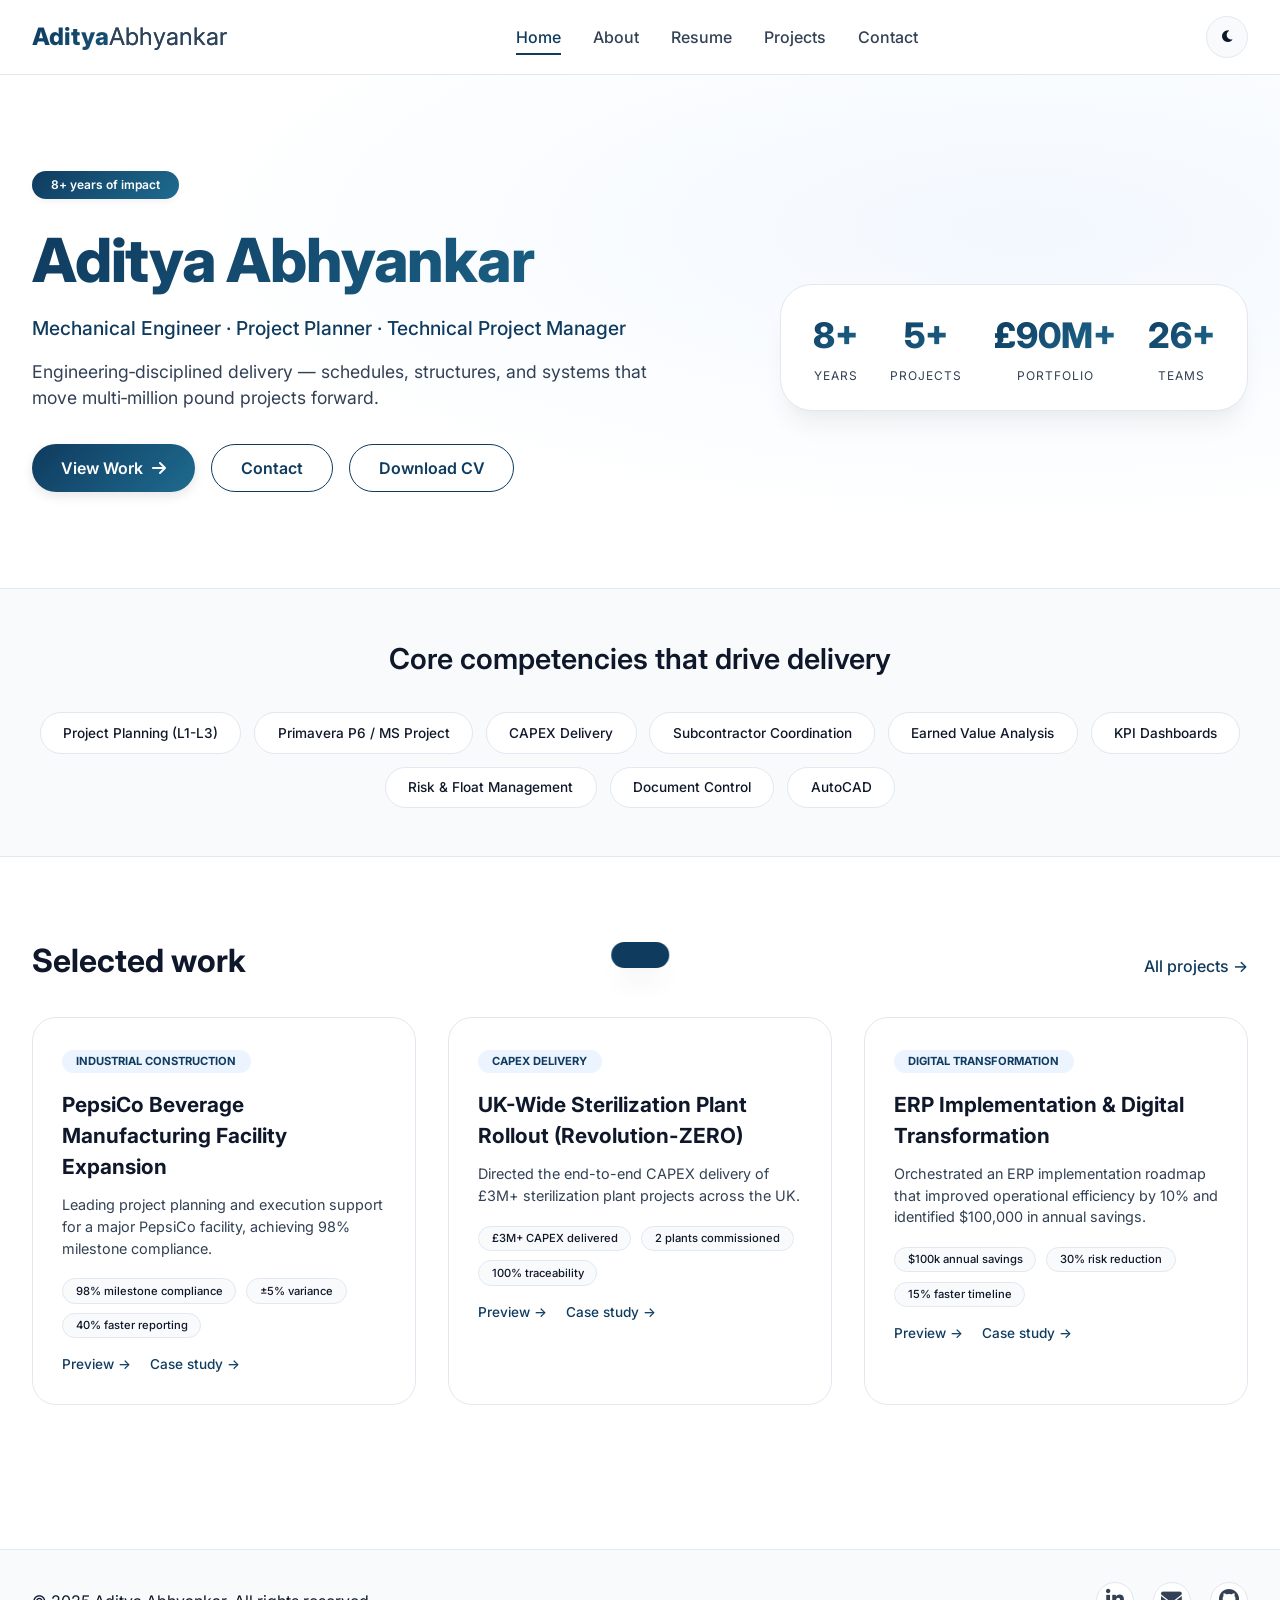
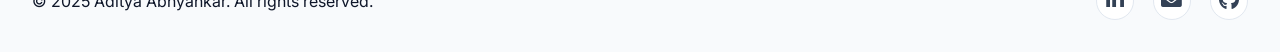
<file: index.html>
<!DOCTYPE html>
<html lang="en">
<head>
  <meta charset="UTF-8">
  <meta name="viewport" content="width=device-width, initial-scale=1.0, viewport-fit=cover">
  <title>Aditya Abhyankar | Mechanical Engineer & Project Manager</title>
  <link href="https://fonts.googleapis.com/css2?family=Inter:opsz,wght@14..32,300;400;500;600;700;800&display=swap" rel="stylesheet">
  <link rel="stylesheet" href="https://cdnjs.cloudflare.com/ajax/libs/font-awesome/6.0.0-beta3/css/all.min.css">
  <link rel="stylesheet" href="css/style.css">
  <script src="js/script.js" defer></script>
</head>
<body>
  <div class="cursor-glow"></div>
  <header class="navbar">
    <div class="container nav-container">
      <a href="index.html" class="logo">Aditya<span>Abhyankar</span></a>
      <nav class="nav-links">
        <a href="index.html" class="nav-link active">Home</a>
        <a href="about.html" class="nav-link">About</a>
        <a href="resume.html" class="nav-link">Resume</a>
        <a href="projects.html" class="nav-link">Projects</a>
        <a href="contact.html" class="nav-link">Contact</a>
      </nav>
      <button class="theme-toggle" id="darkModeToggle" aria-label="Theme"><i class="fas fa-moon"></i><i class="fas fa-sun"></i></button>
    </div>
  </header>

  <main>
    <section class="hero">
      <div class="container hero-wrapper">
        <div class="hero-content fade-up">
          <span class="hero-badge">8+ years of impact</span>
          <h1>Aditya Abhyankar</h1>
          <p class="hero-titles">Mechanical Engineer · Project Planner · Technical Project Manager</p>
          <p class="hero-description">Engineering‑disciplined delivery — schedules, structures, and systems that move multi‑million pound projects forward.</p>
          <div class="hero-buttons">
            <a href="projects.html" class="btn btn-primary">View Work <i class="fas fa-arrow-right"></i></a>
            <a href="contact.html" class="btn btn-outline">Contact</a>
            <a href="assets/Aditya_Abhyankar_CV.pdf" class="btn btn-outline" download>Download CV</a>
          </div>
        </div>
        <div class="hero-stats fade-up delay-1">
          <div class="stat-card"><span class="stat-number">8+</span><span class="stat-label">Years</span></div>
          <div class="stat-card"><span class="stat-number">5+</span><span class="stat-label">Projects</span></div>
          <div class="stat-card"><span class="stat-number">£90M+</span><span class="stat-label">Portfolio</span></div>
          <div class="stat-card"><span class="stat-number">26+</span><span class="stat-label">Teams</span></div>
        </div>
      </div>
    </section>

    <section class="competencies">
      <div class="container">
        <h2 class="fade-up">Core competencies that drive delivery</h2>
        <div class="competency-grid fade-up delay-1">
          <span>Project Planning (L1-L3)</span><span>Primavera P6 / MS Project</span><span>CAPEX Delivery</span>
          <span>Subcontractor Coordination</span><span>Earned Value Analysis</span><span>KPI Dashboards</span>
          <span>Risk & Float Management</span><span>Document Control</span><span>AutoCAD</span>
        </div>
      </div>
    </section>

    <section class="featured">
      <div class="container">
        <div class="section-header fade-up">
          <h2>Selected work</h2>
          <a href="projects.html" class="btn-text">All projects →</a>
        </div>
        <div class="projects-grid" id="featuredProjectsGrid"></div>
      </div>
    </section>
  </main>

  <footer class="footer">
    <div class="container footer-inner">
      <p>© 2025 Aditya Abhyankar. All rights reserved.</p>
      <div class="social-links">
        <a href="https://www.linkedin.com/in/aditya-abhyankar-249370194" target="_blank" class="social-icon"><i class="fab fa-linkedin-in"></i></a>
        <a href="mailto:Aditya.abhyankar22@gmail.com" class="social-icon"><i class="fas fa-envelope"></i></a>
        <a href="#" class="social-icon"><i class="fab fa-github"></i></a>
      </div>
    </div>
  </footer>

  <div id="toast" class="toast"></div>
  <div id="modal" class="modal"><div class="modal-content"><span class="modal-close">&times;</span><div id="modal-body"></div></div></div>
  <button id="scrollTopBtn" class="scroll-top"><i class="fas fa-chevron-up"></i></button>
</body>
</html>
</file>
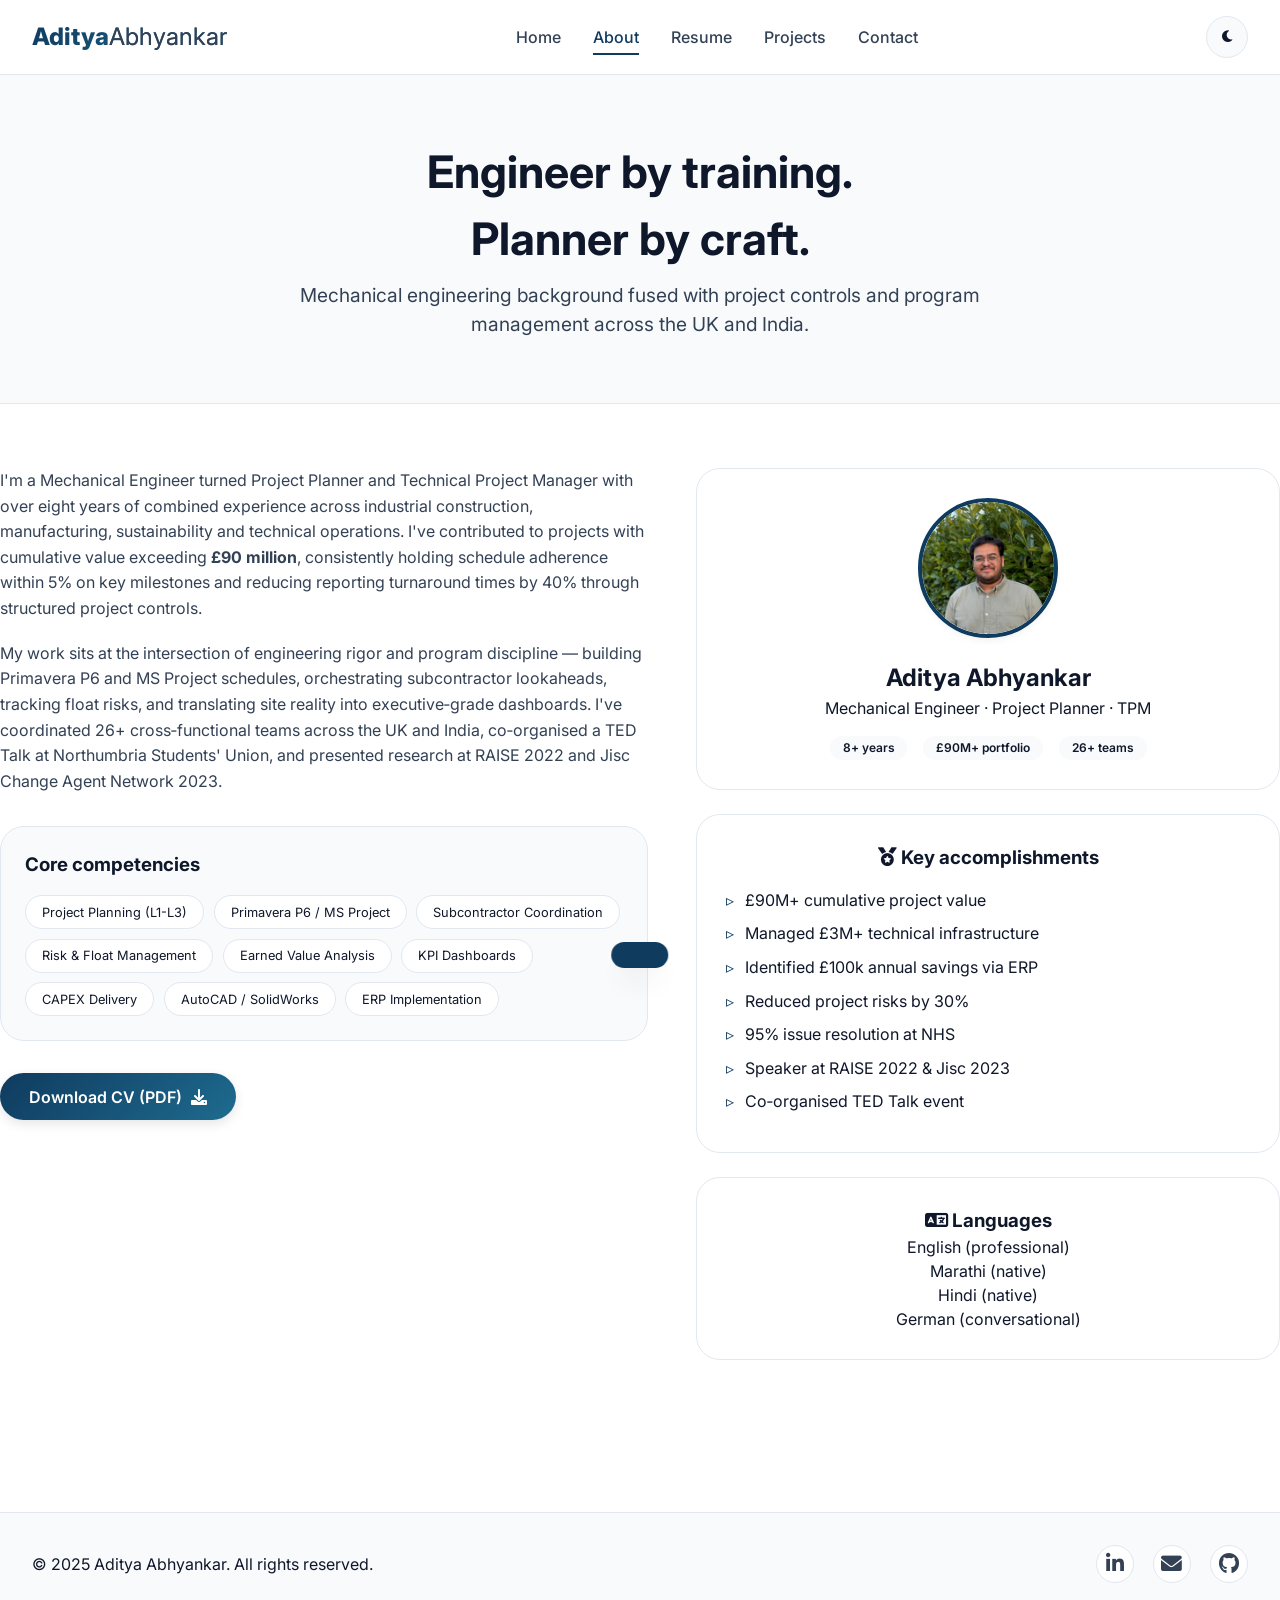
<file: about.html>
<!DOCTYPE html>
<html lang="en">
<head>
  <meta charset="UTF-8">
  <meta name="viewport" content="width=device-width, initial-scale=1.0">
  <title>About | Aditya Abhyankar</title>
  <link href="https://fonts.googleapis.com/css2?family=Inter:opsz,wght@14..32,300;400;500;600;700;800&display=swap" rel="stylesheet">
  <link rel="stylesheet" href="https://cdnjs.cloudflare.com/ajax/libs/font-awesome/6.0.0-beta3/css/all.min.css">
  <link rel="stylesheet" href="css/style.css">
  <script src="js/script.js" defer></script>
</head>
<body>
  <div class="cursor-glow"></div>
  <header class="navbar">
    <div class="container nav-container">
      <a href="index.html" class="logo">Aditya<span>Abhyankar</span></a>
      <nav class="nav-links">
        <a href="index.html" class="nav-link">Home</a>
        <a href="about.html" class="nav-link active">About</a>
        <a href="resume.html" class="nav-link">Resume</a>
        <a href="projects.html" class="nav-link">Projects</a>
        <a href="contact.html" class="nav-link">Contact</a>
      </nav>
      <button class="theme-toggle" id="darkModeToggle"><i class="fas fa-moon"></i><i class="fas fa-sun"></i></button>
    </div>
  </header>

  <main>
    <section class="page-hero">
      <div class="container">
        <h1 class="fade-up">Engineer by training.<br>Planner by craft.</h1>
        <p class="lead fade-up delay-1">Mechanical engineering background fused with project controls and program management across the UK and India.</p>
      </div>
    </section>

    <section class="about-content">
      <div class="container about-grid">
        <div class="about-text fade-up">
          <p>I'm a Mechanical Engineer turned Project Planner and Technical Project Manager with over eight years of combined experience across industrial construction, manufacturing, sustainability and technical operations. I've contributed to projects with cumulative value exceeding <strong>£90 million</strong>, consistently holding schedule adherence within 5% on key milestones and reducing reporting turnaround times by 40% through structured project controls.</p>
          <p>My work sits at the intersection of engineering rigor and program discipline — building Primavera P6 and MS Project schedules, orchestrating subcontractor lookaheads, tracking float risks, and translating site reality into executive‑grade dashboards. I've coordinated 26+ cross‑functional teams across the UK and India, co‑organised a TED Talk at Northumbria Students' Union, and presented research at RAISE 2022 and Jisc Change Agent Network 2023.</p>
          <div class="core-box">
            <h3>Core competencies</h3>
            <div class="tag-group">
              <span>Project Planning (L1-L3)</span><span>Primavera P6 / MS Project</span><span>Subcontractor Coordination</span>
              <span>Risk & Float Management</span><span>Earned Value Analysis</span><span>KPI Dashboards</span>
              <span>CAPEX Delivery</span><span>AutoCAD / SolidWorks</span><span>ERP Implementation</span>
            </div>
          </div>
          <a href="assets/Aditya_Abhyankar_CV.pdf" class="btn btn-primary" download>Download CV (PDF) <i class="fas fa-download"></i></a>
        </div>
        <aside class="about-sidebar fade-up delay-1">
          <div class="profile-card">
            <img src="assets/profile.jpeg" alt="Aditya Abhyankar" class="profile-img" onerror="this.src='https://placehold.co/300x300?text=Photo'">
            <h2>Aditya Abhyankar</h2>
            <p>Mechanical Engineer · Project Planner · TPM</p>
            <div class="profile-meta"><span>8+ years</span><span>£90M+ portfolio</span><span>26+ teams</span></div>
          </div>
          <div class="accomplishment-card">
            <h3><i class="fas fa-medal"></i> Key accomplishments</h3>
            <ul>
              <li>£90M+ cumulative project value</li>
              <li>Managed £3M+ technical infrastructure</li>
              <li>Identified £100k annual savings via ERP</li>
              <li>Reduced project risks by 30%</li>
              <li>95% issue resolution at NHS</li>
              <li>Speaker at RAISE 2022 & Jisc 2023</li>
              <li>Co‑organised TED Talk event</li>
            </ul>
          </div>
          <div class="language-card">
            <h3><i class="fas fa-language"></i> Languages</h3>
            <p>English (professional)<br>Marathi (native)<br>Hindi (native)<br>German (conversational)</p>
          </div>
        </aside>
      </div>
    </section>
  </main>

  <footer class="footer">
    <div class="container footer-inner">
      <p>© 2025 Aditya Abhyankar. All rights reserved.</p>
      <div class="social-links">
        <a href="https://www.linkedin.com/in/aditya-abhyankar-249370194" target="_blank" class="social-icon"><i class="fab fa-linkedin-in"></i></a>
        <a href="mailto:Aditya.abhyankar22@gmail.com" class="social-icon"><i class="fas fa-envelope"></i></a>
        <a href="#" class="social-icon"><i class="fab fa-github"></i></a>
      </div>
    </div>
  </footer>

  <div id="toast" class="toast"></div>
  <div id="modal" class="modal"><div class="modal-content"><span class="modal-close">&times;</span><div id="modal-body"></div></div></div>
  <button id="scrollTopBtn" class="scroll-top"><i class="fas fa-chevron-up"></i></button>
</body>
</html>
</file>
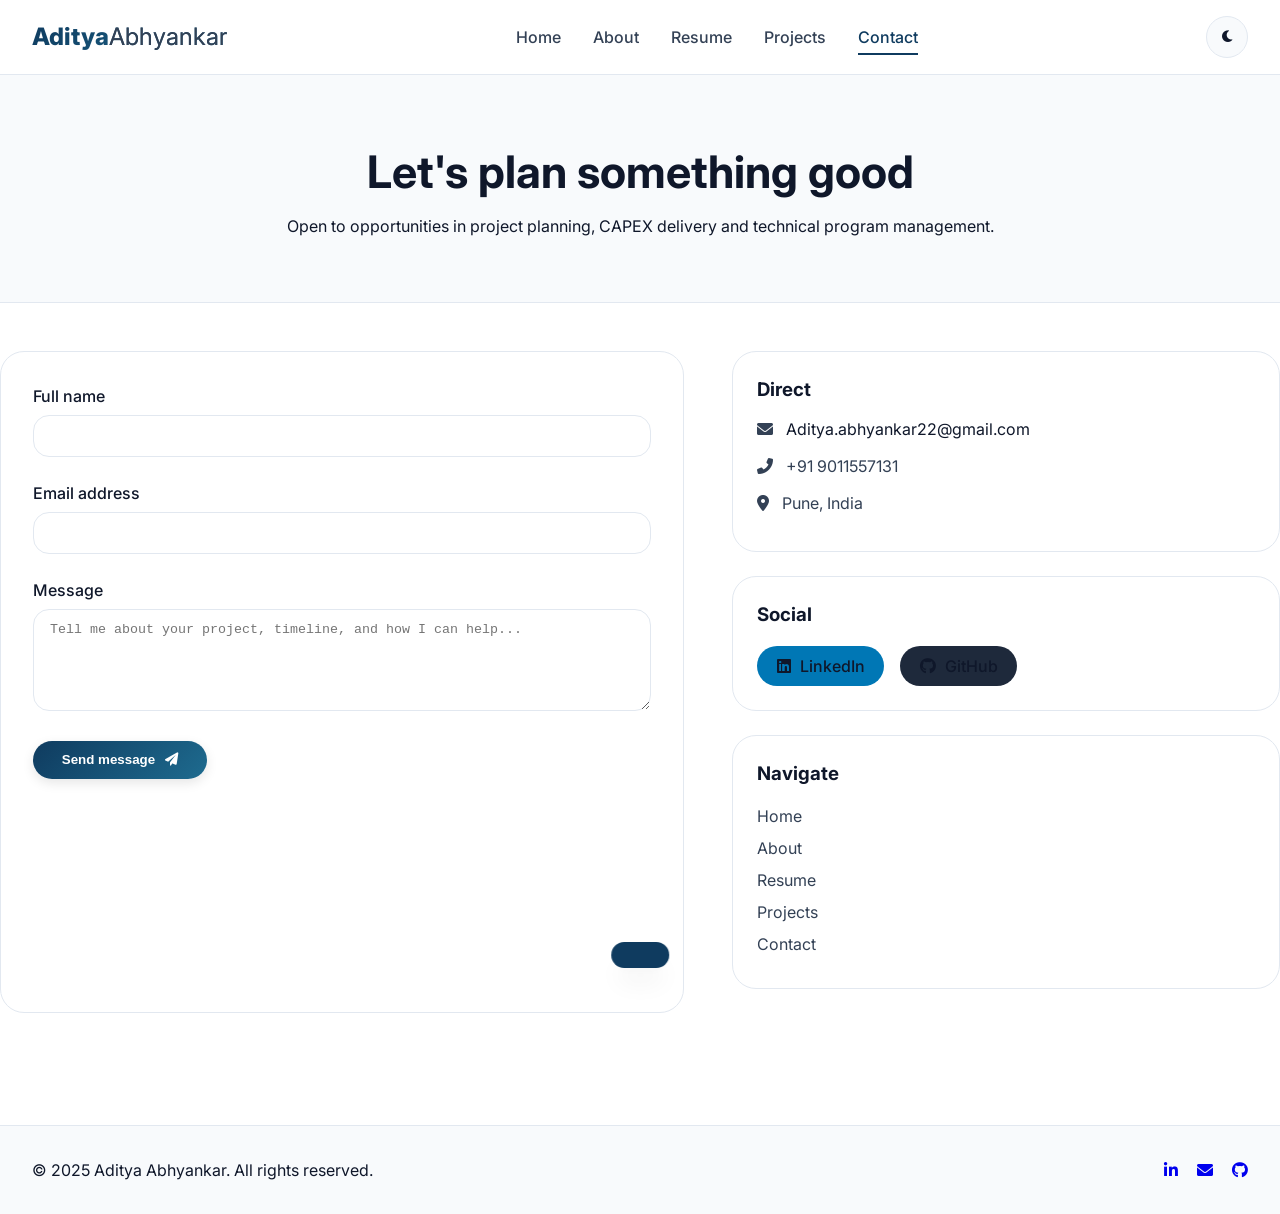
<file: contact.html>
<!DOCTYPE html>
<html lang="en">
<head>
  <meta charset="UTF-8">
  <meta name="viewport" content="width=device-width, initial-scale=1.0">
  <title>Contact | Aditya Abhyankar</title>
  <link href="https://fonts.googleapis.com/css2?family=Inter:opsz,wght@14..32,300;400;500;600;700;800&display=swap" rel="stylesheet">
  <link rel="stylesheet" href="https://cdnjs.cloudflare.com/ajax/libs/font-awesome/6.0.0-beta3/css/all.min.css">
  <link rel="stylesheet" href="css/style.css">
  <script src="js/script.js" defer></script>
</head>
<body>
  <header class="navbar">
    <div class="container nav-container">
      <a href="index.html" class="logo">Aditya<span>Abhyankar</span></a>
      <nav class="nav-links">
        <a href="index.html" class="nav-link">Home</a>
        <a href="about.html" class="nav-link">About</a>
        <a href="resume.html" class="nav-link">Resume</a>
        <a href="projects.html" class="nav-link">Projects</a>
        <a href="contact.html" class="nav-link active">Contact</a>
      </nav>
      <button class="theme-toggle" id="darkModeToggle"><i class="fas fa-moon"></i><i class="fas fa-sun"></i></button>
    </div>
  </header>

  <main>
    <section class="page-hero">
      <div class="container">
        <h1>Let's plan something good</h1>
        <p>Open to opportunities in project planning, CAPEX delivery and technical program management.</p>
      </div>
    </section>

    <section class="contact-section container">
      <div class="contact-grid">
        <div class="contact-form-card">
          <form id="contactForm" action="https://api.web3forms.com/submit" method="POST">
            <input type="hidden" name="access_key" value="e556db48-9042-4daa-9ee9-b294963e883f">
            <input type="hidden" name="subject" value="New message from Aditya's Portfolio">
            <input type="hidden" name="from_name" value="Portfolio Contact">
            <input type="hidden" name="replyto" id="replyto-field">
            <input type="checkbox" name="botcheck" style="display: none;">
            <div class="input-group"><label>Full name</label><input type="text" name="name" required></div>
            <div class="input-group"><label>Email address</label><input type="email" name="email" id="email" required></div>
            <div class="input-group"><label>Message</label><textarea name="message" rows="5" required placeholder="Tell me about your project, timeline, and how I can help..."></textarea></div>
            <button type="submit" class="btn btn-primary" id="submitBtn">Send message <i class="fas fa-paper-plane"></i></button>
          </form>
        </div>
        <div class="contact-info">
          <div class="info-card"><h3>Direct</h3><p><i class="fas fa-envelope"></i> <a href="mailto:Aditya.abhyankar22@gmail.com">Aditya.abhyankar22@gmail.com</a></p><p><i class="fas fa-phone-alt"></i> +91 9011557131</p><p><i class="fas fa-map-marker-alt"></i> Pune, India</p></div>
          <div class="info-card"><h3>Social</h3><div class="social-row"><a href="https://www.linkedin.com/in/aditya-abhyankar-249370194" target="_blank" class="social-link linkedin"><i class="fab fa-linkedin"></i> LinkedIn</a><a href="#" class="social-link github"><i class="fab fa-github"></i> GitHub</a></div></div>
          <div class="info-card"><h3>Navigate</h3><ul class="footer-nav"><li><a href="index.html">Home</a></li><li><a href="about.html">About</a></li><li><a href="resume.html">Resume</a></li><li><a href="projects.html">Projects</a></li><li><a href="contact.html">Contact</a></li></ul></div>
        </div>
      </div>
    </section>
  </main>

  <footer class="footer"><div class="container footer-inner"><p>© 2025 Aditya Abhyankar. All rights reserved.</p><div class="social-links"><a href="https://www.linkedin.com/in/aditya-abhyankar-249370194" target="_blank"><i class="fab fa-linkedin-in"></i></a><a href="mailto:Aditya.abhyankar22@gmail.com"><i class="fas fa-envelope"></i></a><a href="#"><i class="fab fa-github"></i></a></div></div></footer>
  <div id="toast" class="toast"></div><div id="modal" class="modal"><div class="modal-content"><span class="modal-close">&times;</span><div id="modal-body"></div></div></div><button id="scrollTopBtn" class="scroll-top"><i class="fas fa-chevron-up"></i></button>
</body>
</html>
</file>
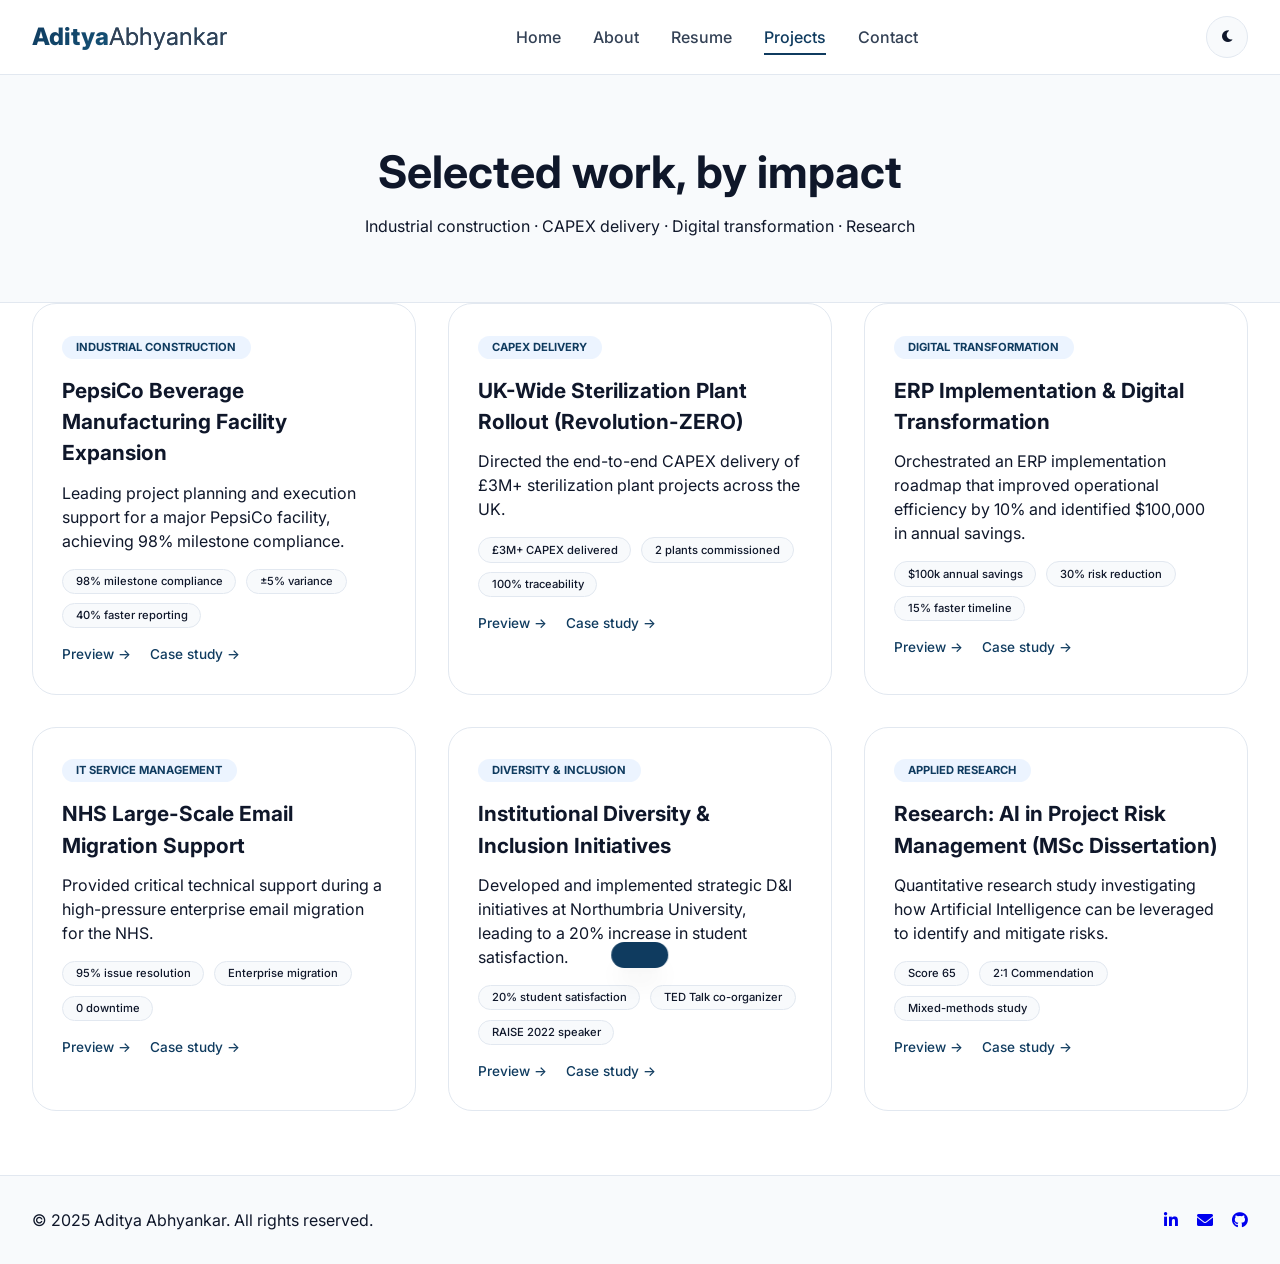
<file: projects.html>
<!DOCTYPE html>
<html lang="en">
<head>
  <meta charset="UTF-8">
  <meta name="viewport" content="width=device-width, initial-scale=1.0">
  <title>Projects | Aditya Abhyankar</title>
  <link href="https://fonts.googleapis.com/css2?family=Inter:opsz,wght@14..32,300;400;500;600;700;800&display=swap" rel="stylesheet">
  <link rel="stylesheet" href="https://cdnjs.cloudflare.com/ajax/libs/font-awesome/6.0.0-beta3/css/all.min.css">
  <link rel="stylesheet" href="css/style.css">
  <script src="js/script.js" defer></script>
</head>
<body>
  <header class="navbar">
    <div class="container nav-container">
      <a href="index.html" class="logo">Aditya<span>Abhyankar</span></a>
      <nav class="nav-links">
        <a href="index.html" class="nav-link">Home</a>
        <a href="about.html" class="nav-link">About</a>
        <a href="resume.html" class="nav-link">Resume</a>
        <a href="projects.html" class="nav-link active">Projects</a>
        <a href="contact.html" class="nav-link">Contact</a>
      </nav>
      <button class="theme-toggle" id="darkModeToggle"><i class="fas fa-moon"></i><i class="fas fa-sun"></i></button>
    </div>
  </header>

  <main>
    <section class="page-hero">
      <div class="container">
        <h1>Selected work, by impact</h1>
        <p>Industrial construction · CAPEX delivery · Digital transformation · Research</p>
      </div>
    </section>

    <section class="projects-section container">
      <div class="projects-full-grid" id="projectsFullGrid"></div>
    </section>
  </main>

  <footer class="footer"><div class="container footer-inner"><p>© 2025 Aditya Abhyankar. All rights reserved.</p><div class="social-links"><a href="https://www.linkedin.com/in/aditya-abhyankar-249370194" target="_blank"><i class="fab fa-linkedin-in"></i></a><a href="mailto:Aditya.abhyankar22@gmail.com"><i class="fas fa-envelope"></i></a><a href="#"><i class="fab fa-github"></i></a></div></div></footer>
  <div id="toast" class="toast"></div><div id="modal" class="modal"><div class="modal-content"><span class="modal-close">&times;</span><div id="modal-body"></div></div></div><button id="scrollTopBtn" class="scroll-top"><i class="fas fa-chevron-up"></i></button>
</body>
</html>
</file>
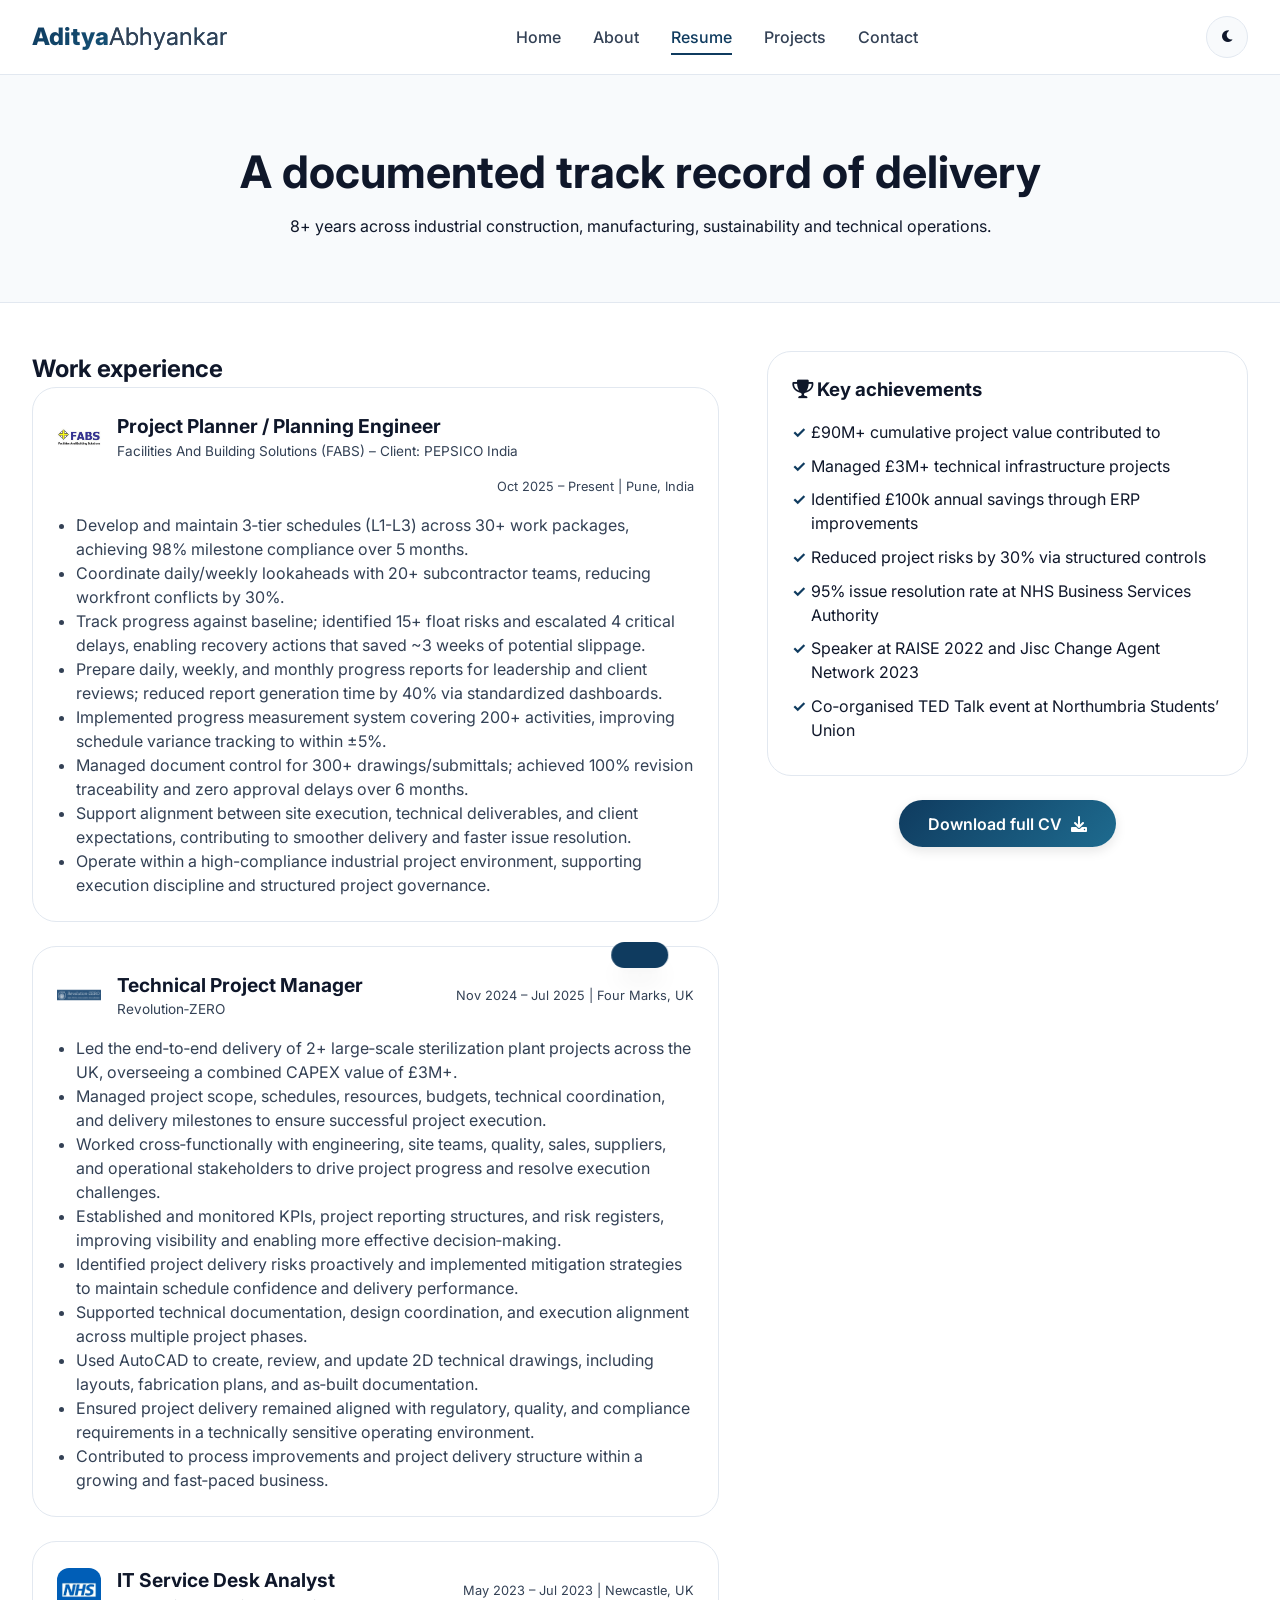
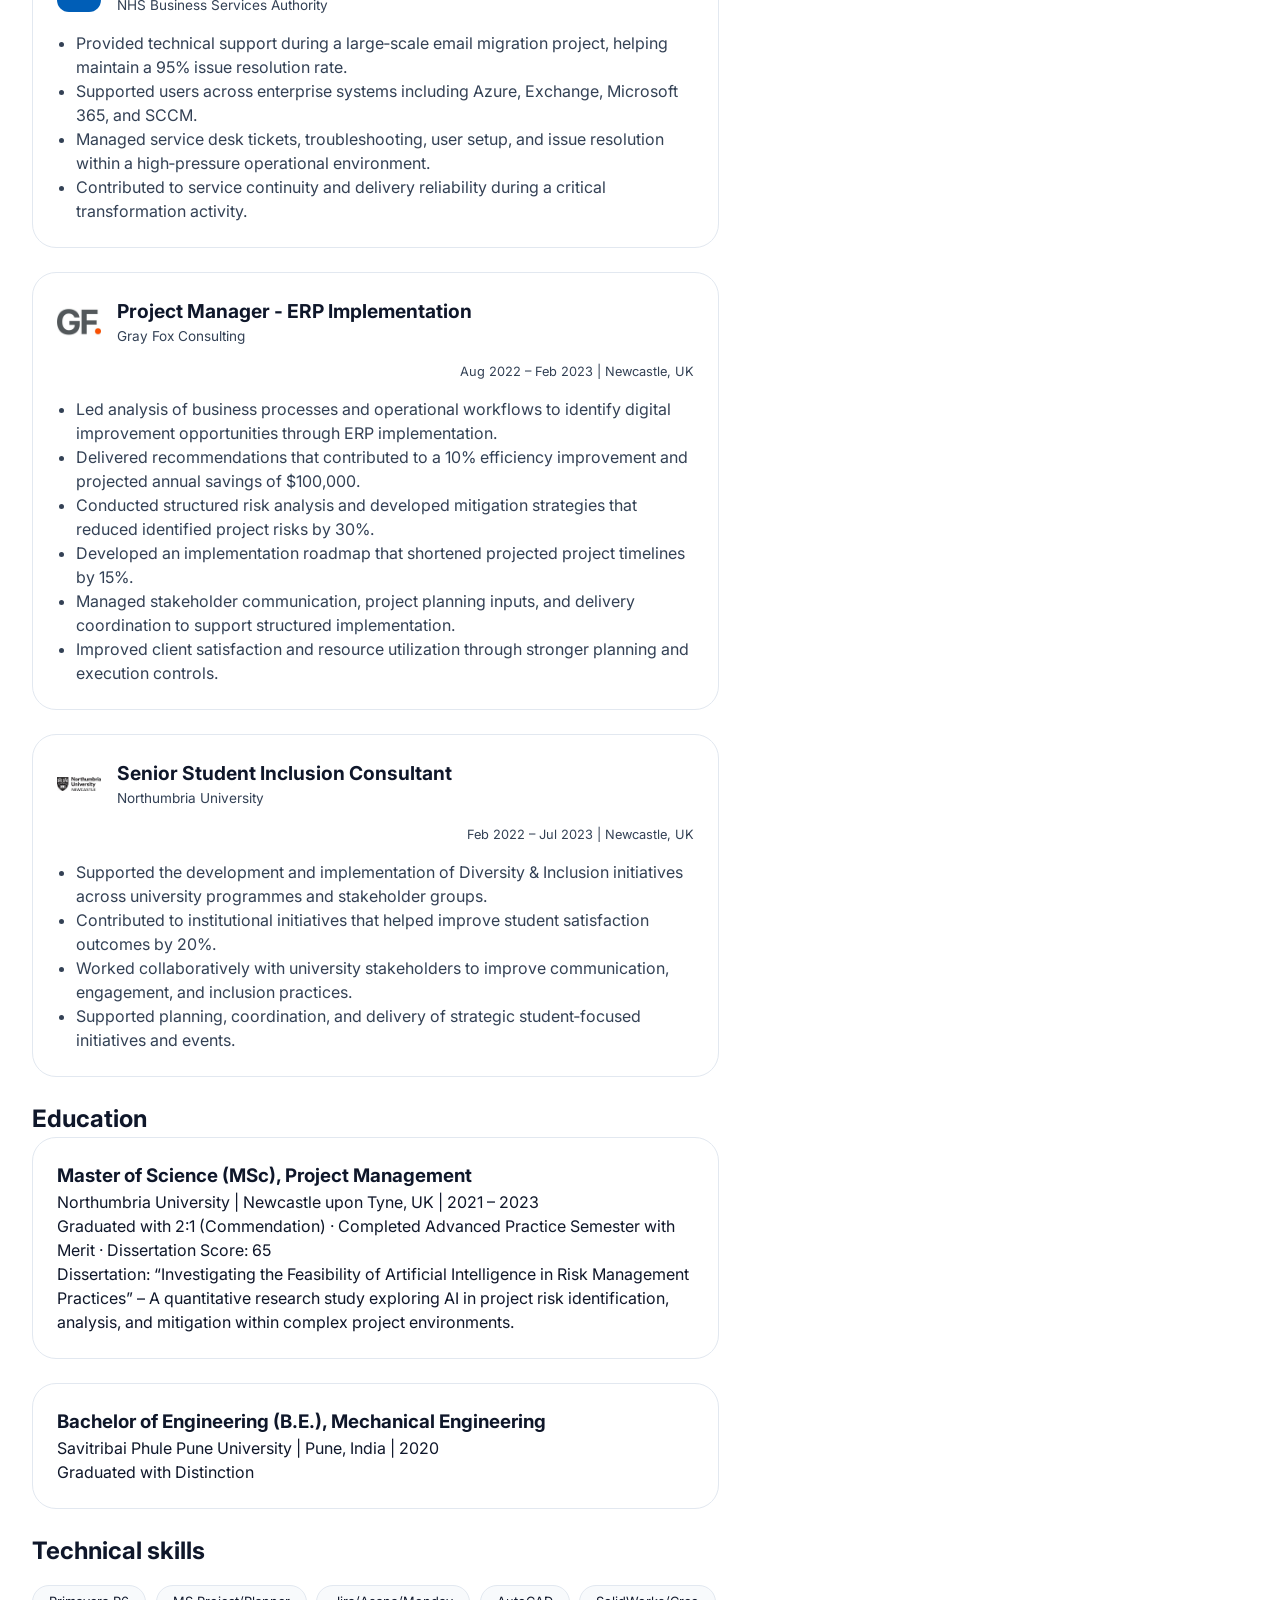
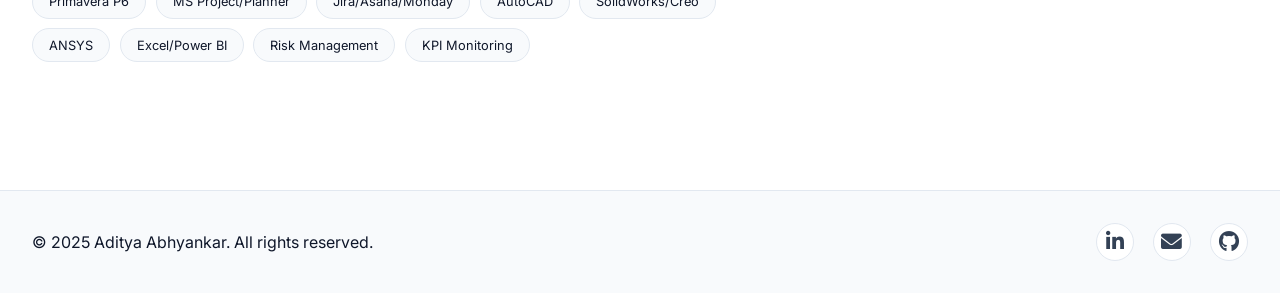
<file: resume.html>
<!DOCTYPE html>
<html lang="en">
<head>
  <meta charset="UTF-8">
  <meta name="viewport" content="width=device-width, initial-scale=1.0">
  <title>Resume | Aditya Abhyankar</title>
  <link href="https://fonts.googleapis.com/css2?family=Inter:opsz,wght@14..32,300;400;500;600;700;800&display=swap" rel="stylesheet">
  <link rel="stylesheet" href="https://cdnjs.cloudflare.com/ajax/libs/font-awesome/6.0.0-beta3/css/all.min.css">
  <link rel="stylesheet" href="css/style.css">
  <script src="js/script.js" defer></script>
</head>
<body>
  <header class="navbar">
    <div class="container nav-container">
      <a href="index.html" class="logo">Aditya<span>Abhyankar</span></a>
      <nav class="nav-links">
        <a href="index.html" class="nav-link">Home</a>
        <a href="about.html" class="nav-link">About</a>
        <a href="resume.html" class="nav-link active">Resume</a>
        <a href="projects.html" class="nav-link">Projects</a>
        <a href="contact.html" class="nav-link">Contact</a>
      </nav>
      <button class="theme-toggle" id="darkModeToggle"><i class="fas fa-moon"></i><i class="fas fa-sun"></i></button>
    </div>
  </header>

  <main>
    <section class="page-hero">
      <div class="container">
        <h1 class="fade-up">A documented track record of delivery</h1>
        <p class="fade-up delay-1">8+ years across industrial construction, manufacturing, sustainability and technical operations.</p>
      </div>
    </section>

    <section class="resume-section container">
      <div class="resume-grid">
        <div class="resume-main">
          <h2 class="fade-up">Work experience</h2>

          <div class="job-card fade-up">
            <div class="job-header">
              <img src="assets/pepsico.webp" alt="PepsiCo" class="company-icon">
              <div>
                <h3>Project Planner / Planning Engineer</h3>
                <span class="company">Facilities And Building Solutions (FABS) – Client: PEPSICO India</span>
              </div>
              <span class="date">Oct 2025 – Present | Pune, India</span>
            </div>
            <ul>
              <li>Develop and maintain 3‑tier schedules (L1-L3) across 30+ work packages, achieving 98% milestone compliance over 5 months.</li>
              <li>Coordinate daily/weekly lookaheads with 20+ subcontractor teams, reducing workfront conflicts by 30%.</li>
              <li>Track progress against baseline; identified 15+ float risks and escalated 4 critical delays, enabling recovery actions that saved ~3 weeks of potential slippage.</li>
              <li>Prepare daily, weekly, and monthly progress reports for leadership and client reviews; reduced report generation time by 40% via standardized dashboards.</li>
              <li>Implemented progress measurement system covering 200+ activities, improving schedule variance tracking to within ±5%.</li>
              <li>Managed document control for 300+ drawings/submittals; achieved 100% revision traceability and zero approval delays over 6 months.</li>
              <li>Support alignment between site execution, technical deliverables, and client expectations, contributing to smoother delivery and faster issue resolution.</li>
              <li>Operate within a high-compliance industrial project environment, supporting execution discipline and structured project governance.</li>
            </ul>
          </div>

          <div class="job-card fade-up">
            <div class="job-header">
              <img src="assets/revolution-zero.png" alt="Revolution-ZERO" class="company-icon">
              <div>
                <h3>Technical Project Manager</h3>
                <span class="company">Revolution‑ZERO</span>
              </div>
              <span class="date">Nov 2024 – Jul 2025 | Four Marks, UK</span>
            </div>
            <ul>
              <li>Led the end‑to‑end delivery of 2+ large‑scale sterilization plant projects across the UK, overseeing a combined CAPEX value of £3M+.</li>
              <li>Managed project scope, schedules, resources, budgets, technical coordination, and delivery milestones to ensure successful project execution.</li>
              <li>Worked cross‑functionally with engineering, site teams, quality, sales, suppliers, and operational stakeholders to drive project progress and resolve execution challenges.</li>
              <li>Established and monitored KPIs, project reporting structures, and risk registers, improving visibility and enabling more effective decision‑making.</li>
              <li>Identified project delivery risks proactively and implemented mitigation strategies to maintain schedule confidence and delivery performance.</li>
              <li>Supported technical documentation, design coordination, and execution alignment across multiple project phases.</li>
              <li>Used AutoCAD to create, review, and update 2D technical drawings, including layouts, fabrication plans, and as‑built documentation.</li>
              <li>Ensured project delivery remained aligned with regulatory, quality, and compliance requirements in a technically sensitive operating environment.</li>
              <li>Contributed to process improvements and project delivery structure within a growing and fast‑paced business.</li>
            </ul>
          </div>

          <div class="job-card fade-up">
            <div class="job-header">
              <img src="assets/nhs.webp" alt="NHS" class="company-icon">
              <div>
                <h3>IT Service Desk Analyst</h3>
                <span class="company">NHS Business Services Authority</span>
              </div>
              <span class="date">May 2023 – Jul 2023 | Newcastle, UK</span>
            </div>
            <ul>
              <li>Provided technical support during a large‑scale email migration project, helping maintain a 95% issue resolution rate.</li>
              <li>Supported users across enterprise systems including Azure, Exchange, Microsoft 365, and SCCM.</li>
              <li>Managed service desk tickets, troubleshooting, user setup, and issue resolution within a high‑pressure operational environment.</li>
              <li>Contributed to service continuity and delivery reliability during a critical transformation activity.</li>
            </ul>
          </div>

          <div class="job-card fade-up">
            <div class="job-header">
              <img src="assets/gray-fox.jpg" alt="Gray Fox" class="company-icon">
              <div>
                <h3>Project Manager - ERP Implementation</h3>
                <span class="company">Gray Fox Consulting</span>
              </div>
              <span class="date">Aug 2022 – Feb 2023 | Newcastle, UK</span>
            </div>
            <ul>
              <li>Led analysis of business processes and operational workflows to identify digital improvement opportunities through ERP implementation.</li>
              <li>Delivered recommendations that contributed to a 10% efficiency improvement and projected annual savings of $100,000.</li>
              <li>Conducted structured risk analysis and developed mitigation strategies that reduced identified project risks by 30%.</li>
              <li>Developed an implementation roadmap that shortened projected project timelines by 15%.</li>
              <li>Managed stakeholder communication, project planning inputs, and delivery coordination to support structured implementation.</li>
              <li>Improved client satisfaction and resource utilization through stronger planning and execution controls.</li>
            </ul>
          </div>

          <div class="job-card fade-up">
            <div class="job-header">
              <img src="assets/northumbria.webp" alt="Northumbria University" class="company-icon">
              <div>
                <h3>Senior Student Inclusion Consultant</h3>
                <span class="company">Northumbria University</span>
              </div>
              <span class="date">Feb 2022 – Jul 2023 | Newcastle, UK</span>
            </div>
            <ul>
              <li>Supported the development and implementation of Diversity & Inclusion initiatives across university programmes and stakeholder groups.</li>
              <li>Contributed to institutional initiatives that helped improve student satisfaction outcomes by 20%.</li>
              <li>Worked collaboratively with university stakeholders to improve communication, engagement, and inclusion practices.</li>
              <li>Supported planning, coordination, and delivery of strategic student‑focused initiatives and events.</li>
            </ul>
          </div>

          <h2 class="fade-up">Education</h2>
          <div class="edu-card fade-up">
            <h3>Master of Science (MSc), Project Management</h3>
            <p>Northumbria University | Newcastle upon Tyne, UK | 2021 – 2023</p>
            <p>Graduated with 2:1 (Commendation) · Completed Advanced Practice Semester with Merit · Dissertation Score: 65</p>
            <p>Dissertation: “Investigating the Feasibility of Artificial Intelligence in Risk Management Practices” – A quantitative research study exploring AI in project risk identification, analysis, and mitigation within complex project environments.</p>
          </div>
          <div class="edu-card fade-up">
            <h3>Bachelor of Engineering (B.E.), Mechanical Engineering</h3>
            <p>Savitribai Phule Pune University | Pune, India | 2020</p>
            <p>Graduated with Distinction</p>
          </div>

          <h2 class="fade-up">Technical skills</h2>
          <div class="skills-cloud fade-up">
            <span>Primavera P6</span><span>MS Project/Planner</span><span>Jira/Asana/Monday</span>
            <span>AutoCAD</span><span>SolidWorks/Creo</span><span>ANSYS</span>
            <span>Excel/Power BI</span><span>Risk Management</span><span>KPI Monitoring</span>
          </div>
        </div>

        <aside class="resume-sidebar fade-up delay-1">
          <div class="achievement-card">
            <h3><i class="fas fa-trophy"></i> Key achievements</h3>
            <ul>
              <li>£90M+ cumulative project value contributed to</li>
              <li>Managed £3M+ technical infrastructure projects</li>
              <li>Identified £100k annual savings through ERP improvements</li>
              <li>Reduced project risks by 30% via structured controls</li>
              <li>95% issue resolution rate at NHS Business Services Authority</li>
              <li>Speaker at RAISE 2022 and Jisc Change Agent Network 2023</li>
              <li>Co‑organised TED Talk event at Northumbria Students’ Union</li>
            </ul>
          </div>
          <div class="download-card">
            <a href="assets/Aditya_Abhyankar_CV.pdf" class="btn btn-primary" download>Download full CV <i class="fas fa-download"></i></a>
          </div>
        </aside>
      </div>
    </section>
  </main>

  <footer class="footer">
    <div class="container footer-inner">
      <p>© 2025 Aditya Abhyankar. All rights reserved.</p>
      <div class="social-links">
        <a href="https://www.linkedin.com/in/aditya-abhyankar-249370194" target="_blank" class="social-icon"><i class="fab fa-linkedin-in"></i></a>
        <a href="mailto:Aditya.abhyankar22@gmail.com" class="social-icon"><i class="fas fa-envelope"></i></a>
        <a href="#" class="social-icon"><i class="fab fa-github"></i></a>
      </div>
    </div>
  </footer>

  <div id="toast" class="toast"></div>
  <div id="modal" class="modal"><div class="modal-content"><span class="modal-close">&times;</span><div id="modal-body"></div></div></div>
  <button id="scrollTopBtn" class="scroll-top"><i class="fas fa-chevron-up"></i></button>
</body>
</html>
</file>
<file: css/style.css>
* {
  margin: 0;
  padding: 0;
  box-sizing: border-box;
}

:root {
  --bg: #ffffff;
  --surface: #f8fafc;
  --card-bg: #ffffff;
  --text: #0f172a;
  --text-light: #334155;
  --accent: #0f3b5f;
  --accent-light: #1e5a7a;
  --accent-grad: linear-gradient(135deg, #0f3b5f 0%, #1e6b8f 100%);
  --border: #e2e8f0;
  --shadow-sm: 0 4px 6px -1px rgba(0, 0, 0, 0.05);
  --shadow-md: 0 10px 15px -3px rgba(0, 0, 0, 0.05), 0 4px 6px -2px rgba(0, 0, 0, 0.025);
  --shadow-lg: 0 20px 25px -5px rgba(0, 0, 0, 0.05), 0 10px 10px -5px rgba(0, 0, 0, 0.02);
  --shadow-hover: 0 25px 35px -12px rgba(0, 0, 0, 0.15);
  --transition: all 0.35s cubic-bezier(0.2, 0.9, 0.4, 1.1);
}

body.dark {
  --bg: #0a0f1c;
  --surface: #111827;
  --card-bg: #1f2937;
  --text: #f1f5f9;
  --text-light: #cbd5e1;
  --accent: #60a5fa;
  --accent-light: #93c5fd;
  --accent-grad: linear-gradient(135deg, #3b82f6 0%, #60a5fa 100%);
  --border: #334155;
}

body {
  font-family: 'Inter', sans-serif;
  background: var(--bg);
  color: var(--text);
  line-height: 1.5;
  transition: background 0.3s, color 0.2s;
  overflow-x: hidden;
}

.container {
  max-width: 1280px;
  margin: 0 auto;
  padding: 0 2rem;
}

/* Navbar */
.navbar {
  position: sticky;
  top: 0;
  background: rgba(255, 255, 255, 0.8);
  backdrop-filter: blur(12px);
  border-bottom: 1px solid var(--border);
  z-index: 100;
  padding: 1rem 0;
  transition: var(--transition);
}
body.dark .navbar {
  background: rgba(10, 15, 28, 0.85);
}
.nav-container {
  display: flex;
  justify-content: space-between;
  align-items: center;
  flex-wrap: wrap;
  gap: 1rem;
}
.logo {
  font-weight: 800;
  font-size: 1.5rem;
  text-decoration: none;
  background: var(--accent-grad);
  -webkit-background-clip: text;
  background-clip: text;
  color: transparent;
  transition: var(--transition);
}
.logo span { font-weight: 400; color: var(--text-light); background: none; }
.logo:hover { transform: scale(1.02); }
.nav-links { display: flex; gap: 2rem; }
.nav-link {
  text-decoration: none;
  font-weight: 500;
  color: var(--text-light);
  transition: var(--transition);
  position: relative;
}
.nav-link::after {
  content: '';
  position: absolute;
  bottom: -6px;
  left: 0;
  width: 0;
  height: 2px;
  background: var(--accent);
  transition: width 0.25s ease;
}
.nav-link:hover::after, .nav-link.active::after { width: 100%; }
.nav-link:hover, .nav-link.active { color: var(--accent); }

/* Theme toggle - fixed visibility */
.theme-toggle {
  background: var(--surface);
  border: 1px solid var(--border);
  border-radius: 2rem;
  width: 42px;
  height: 42px;
  cursor: pointer;
  display: flex;
  align-items: center;
  justify-content: center;
  transition: var(--transition);
  color: var(--text);
}
.theme-toggle:hover { transform: rotate(15deg) scale(1.05); background: var(--accent); color: white; }
.theme-toggle .fa-sun { display: none; }
body.dark .theme-toggle .fa-moon { display: none; }
body.dark .theme-toggle .fa-sun { display: inline-block; }

/* Hero */
.hero {
  padding: 6rem 0 4rem;
  background: radial-gradient(ellipse at 80% 30%, rgba(96,165,250,0.08) 0%, transparent 60%);
}
.hero-wrapper {
  display: flex;
  justify-content: space-between;
  align-items: center;
  gap: 3rem;
  flex-wrap: wrap;
}
.hero-content { flex: 1.5; }
.hero-badge {
  display: inline-block;
  background: var(--accent-grad);
  color: white;
  padding: 0.3rem 1.2rem;
  border-radius: 2rem;
  font-size: 0.75rem;
  font-weight: 600;
  margin-bottom: 1rem;
  box-shadow: var(--shadow-sm);
}
.hero-content h1 {
  font-size: 3.8rem;
  font-weight: 800;
  margin-bottom: 0.5rem;
  letter-spacing: -0.02em;
  background: var(--accent-grad);
  -webkit-background-clip: text;
  background-clip: text;
  color: transparent;
}
.hero-titles { font-size: 1.2rem; color: var(--accent); font-weight: 500; margin-bottom: 1rem; }
.hero-description { font-size: 1.1rem; color: var(--text-light); margin-bottom: 2rem; max-width: 90%; }
.hero-buttons { display: flex; gap: 1rem; flex-wrap: wrap; margin-bottom: 2rem; }
.btn {
  display: inline-flex;
  align-items: center;
  gap: 0.6rem;
  padding: 0.7rem 1.8rem;
  border-radius: 2rem;
  text-decoration: none;
  font-weight: 600;
  transition: var(--transition);
  cursor: pointer;
  border: none;
}
.btn-primary {
  background: var(--accent-grad);
  color: white;
  box-shadow: 0 4px 12px rgba(0, 0, 0, 0.1);
}
.btn-primary:hover { transform: translateY(-3px); box-shadow: 0 12px 20px -8px rgba(0, 0, 0, 0.2); }
.btn-outline {
  border: 1.5px solid var(--accent);
  color: var(--accent);
  background: transparent;
}
.btn-outline:hover { background: var(--accent); color: white; transform: translateY(-2px); }
.hero-stats {
  display: flex;
  gap: 2rem;
  background: var(--card-bg);
  padding: 1.5rem 2rem;
  border-radius: 2rem;
  box-shadow: var(--shadow-lg);
  border: 1px solid var(--border);
}
.stat-card { text-align: center; }
.stat-number {
  display: block;
  font-size: 2.2rem;
  font-weight: 800;
  background: var(--accent-grad);
  -webkit-background-clip: text;
  background-clip: text;
  color: transparent;
}
.stat-label { font-size: 0.75rem; color: var(--text-light); text-transform: uppercase; letter-spacing: 1px; }

/* Competencies */
.competencies {
  padding: 3rem 0;
  text-align: center;
  border-top: 1px solid var(--border);
  border-bottom: 1px solid var(--border);
  background: var(--surface);
}
.competencies h2 { font-size: 1.8rem; margin-bottom: 2rem; font-weight: 600; }
.competency-grid {
  display: flex;
  flex-wrap: wrap;
  justify-content: center;
  gap: 0.8rem;
}
.competency-grid span {
  background: var(--card-bg);
  padding: 0.6rem 1.4rem;
  border-radius: 2rem;
  font-size: 0.85rem;
  font-weight: 500;
  border: 1px solid var(--border);
  transition: var(--transition);
  cursor: default;
}
.competency-grid span:hover { transform: translateY(-2px); border-color: var(--accent); box-shadow: var(--shadow-sm); }

/* Featured projects */
.featured { padding: 5rem 0; }
.section-header {
  display: flex;
  justify-content: space-between;
  align-items: baseline;
  margin-bottom: 2rem;
}
.section-header h2 { font-size: 2rem; font-weight: 700; }
.btn-text {
  color: var(--accent);
  text-decoration: none;
  font-weight: 500;
  transition: var(--transition);
}
.btn-text:hover { text-decoration: underline; letter-spacing: 0.3px; }
.projects-grid, .projects-full-grid {
  display: grid;
  grid-template-columns: repeat(auto-fill, minmax(330px, 1fr));
  gap: 2rem;
}
.project-card, .project-full-card {
  background: var(--card-bg);
  border-radius: 1.5rem;
  padding: 1.8rem;
  border: 1px solid var(--border);
  transition: var(--transition);
  position: relative;
  overflow: hidden;
}
.project-card::before, .project-full-card::before {
  content: '';
  position: absolute;
  top: 0;
  left: 0;
  width: 100%;
  height: 4px;
  background: var(--accent-grad);
  transform: scaleX(0);
  transition: transform 0.3s;
}
.project-card:hover::before, .project-full-card:hover::before { transform: scaleX(1); }
.project-card:hover, .project-full-card:hover {
  transform: translateY(-8px);
  box-shadow: var(--shadow-hover);
  border-color: transparent;
}
.project-tag {
  font-size: 0.7rem;
  font-weight: 700;
  text-transform: uppercase;
  color: var(--accent);
  background: rgba(96,165,250,0.12);
  display: inline-block;
  padding: 0.2rem 0.9rem;
  border-radius: 2rem;
  margin-bottom: 1rem;
}
.project-card h3, .project-full-card h3 { font-size: 1.3rem; margin-bottom: 0.75rem; }
.project-card p { color: var(--text-light); font-size: 0.9rem; margin-bottom: 1.2rem; line-height: 1.5; }
.project-metrics {
  display: flex;
  flex-wrap: wrap;
  gap: 0.6rem;
  margin: 1rem 0;
}
.project-metrics span {
  background: var(--surface);
  padding: 0.2rem 0.8rem;
  border-radius: 2rem;
  font-size: 0.7rem;
  font-weight: 500;
  border: 1px solid var(--border);
}
.project-links { display: flex; gap: 1.2rem; margin-top: 1rem; }
.project-links a {
  color: var(--accent);
  text-decoration: none;
  font-weight: 500;
  font-size: 0.85rem;
  transition: var(--transition);
  cursor: pointer;
}
.project-links a:hover { text-decoration: underline; }

/* About page */
.page-hero {
  background: var(--surface);
  padding: 4rem 0;
  text-align: center;
  border-bottom: 1px solid var(--border);
}
.page-hero h1 { font-size: 2.8rem; margin-bottom: 0.5rem; }
.lead { font-size: 1.2rem; color: var(--text-light); max-width: 700px; margin: 0 auto; }
.about-grid {
  display: grid;
  grid-template-columns: 1fr 0.9fr;
  gap: 3rem;
  padding: 4rem 0;
}
.about-text p { margin-bottom: 1.2rem; color: var(--text-light); line-height: 1.6; }
.core-box {
  background: var(--surface);
  border-radius: 1.5rem;
  padding: 1.5rem;
  margin: 2rem 0;
  border: 1px solid var(--border);
}
.tag-group {
  display: flex;
  flex-wrap: wrap;
  gap: 0.6rem;
  margin-top: 1rem;
}
.tag-group span {
  background: var(--card-bg);
  padding: 0.4rem 1rem;
  border-radius: 2rem;
  font-size: 0.8rem;
  border: 1px solid var(--border);
}
.profile-card, .accomplishment-card, .language-card {
  background: var(--card-bg);
  border-radius: 1.5rem;
  padding: 1.8rem;
  border: 1px solid var(--border);
  margin-bottom: 1.5rem;
  text-align: center;
  transition: var(--transition);
}
.profile-card:hover, .accomplishment-card:hover, .language-card:hover {
  transform: translateY(-4px);
  box-shadow: var(--shadow-md);
}
.profile-img {
  width: 140px;
  height: 140px;
  border-radius: 50%;
  object-fit: cover;
  margin-bottom: 1rem;
  border: 4px solid var(--accent);
  box-shadow: var(--shadow-sm);
}
.profile-meta {
  display: flex;
  justify-content: center;
  gap: 1rem;
  margin-top: 1rem;
}
.profile-meta span {
  font-weight: 600;
  background: var(--surface);
  padding: 0.2rem 0.8rem;
  border-radius: 2rem;
  font-size: 0.75rem;
}
.accomplishment-card ul { text-align: left; list-style: none; margin-top: 1rem; }
.accomplishment-card li {
  margin-bottom: 0.6rem;
  padding-left: 1.2rem;
  position: relative;
}
.accomplishment-card li::before {
  content: "▹";
  color: var(--accent);
  position: absolute;
  left: 0;
}

/* Resume */
.resume-grid {
  display: grid;
  grid-template-columns: 1fr 0.7fr;
  gap: 3rem;
  padding: 3rem 0;
}
.job-card, .edu-card {
  background: var(--card-bg);
  border-radius: 1.5rem;
  padding: 1.5rem;
  margin-bottom: 1.5rem;
  border: 1px solid var(--border);
  transition: var(--transition);
}
.job-card:hover, .edu-card:hover {
  transform: translateY(-4px);
  box-shadow: var(--shadow-md);
}
.job-header {
  display: flex;
  align-items: center;
  gap: 1rem;
  flex-wrap: wrap;
  margin-bottom: 1rem;
}
.company-icon {
  width: 44px;
  height: 44px;
  object-fit: contain;
  border-radius: 12px;
}
.job-header h3 { font-size: 1.2rem; }
.company { font-size: 0.85rem; color: var(--text-light); display: block; }
.date { font-size: 0.8rem; color: var(--text-light); margin-left: auto; }
.job-card ul, .edu-card ul { margin-left: 1.2rem; color: var(--text-light); }
.skills-cloud {
  display: flex;
  flex-wrap: wrap;
  gap: 0.6rem;
  margin: 1rem 0;
}
.skills-cloud span {
  background: var(--surface);
  padding: 0.4rem 1rem;
  border-radius: 2rem;
  font-size: 0.8rem;
  border: 1px solid var(--border);
}
.achievement-card {
  background: var(--card-bg);
  border-radius: 1.5rem;
  padding: 1.5rem;
  border: 1px solid var(--border);
  margin-bottom: 1.5rem;
}
.achievement-card ul { list-style: none; margin-top: 1rem; }
.achievement-card li {
  margin-bottom: 0.6rem;
  padding-left: 1.2rem;
  position: relative;
}
.achievement-card li::before {
  content: "✓";
  color: var(--accent);
  position: absolute;
  left: 0;
  font-weight: bold;
}
.download-card { text-align: center; }

/* Contact page - fixed dark mode contrast */
.contact-section { padding: 3rem 0; }
.contact-grid {
  display: grid;
  grid-template-columns: 1fr 0.8fr;
  gap: 3rem;
}
.contact-form-card {
  background: var(--card-bg);
  border-radius: 1.5rem;
  padding: 2rem;
  border: 1px solid var(--border);
  transition: var(--transition);
}
.contact-form-card:hover { box-shadow: var(--shadow-md); }
.input-group { margin-bottom: 1.5rem; }
.input-group label {
  display: block;
  font-weight: 500;
  margin-bottom: 0.4rem;
  color: var(--text);
}
.input-group input, .input-group textarea {
  width: 100%;
  padding: 0.8rem 1rem;
  border-radius: 1rem;
  border: 1px solid var(--border);
  background: var(--bg);
  color: var(--text);
  transition: var(--transition);
}
.input-group input:focus, .input-group textarea:focus {
  outline: none;
  border-color: var(--accent);
  box-shadow: 0 0 0 3px rgba(96,165,250,0.2);
}
.info-card {
  background: var(--card-bg);
  border-radius: 1.5rem;
  padding: 1.5rem;
  border: 1px solid var(--border);
  margin-bottom: 1.5rem;
  transition: var(--transition);
}
.info-card:hover { transform: translateY(-3px); box-shadow: var(--shadow-sm); }
.info-card p {
  margin: 0.8rem 0;
  display: flex;
  align-items: center;
  gap: 0.8rem;
  color: var(--text-light);
}
.info-card a {
  color: var(--text);
  text-decoration: none;
  transition: var(--transition);
}
.info-card a:hover { color: var(--accent); }
.social-row { display: flex; gap: 1rem; margin-top: 1rem; flex-wrap: wrap; }
.social-link {
  padding: 0.5rem 1.2rem;
  border-radius: 2rem;
  text-decoration: none;
  font-weight: 500;
  display: inline-flex;
  align-items: center;
  gap: 0.6rem;
  transition: var(--transition);
}
.linkedin { background: #0077b5; color: white; }
.github { background: #1e293b; color: white; }
.social-link:hover { transform: translateY(-2px); filter: brightness(1.08); }
.footer-nav { list-style: none; margin-top: 1rem; }
.footer-nav li { margin-bottom: 0.5rem; }
.footer-nav a {
  text-decoration: none;
  color: var(--text-light);
  transition: var(--transition);
}
.footer-nav a:hover { color: var(--accent); padding-left: 4px; }

/* Footer */
.footer {
  margin-top: 4rem;
  background: var(--surface);
  border-top: 1px solid var(--border);
  padding: 2rem 0;
}
.footer-inner {
  display: flex;
  justify-content: space-between;
  align-items: center;
  flex-wrap: wrap;
  gap: 1rem;
}
.social-links {
  display: flex;
  gap: 1.2rem;
}
.social-icon {
  color: var(--text-light);
  font-size: 1.3rem;
  transition: var(--transition);
  display: inline-flex;
  align-items: center;
  justify-content: center;
  width: 38px;
  height: 38px;
  border-radius: 50%;
  background: var(--card-bg);
  border: 1px solid var(--border);
  text-decoration: none;
}
.social-icon:hover {
  color: white;
  background: var(--accent);
  border-color: var(--accent);
  transform: translateY(-3px);
  box-shadow: var(--shadow-sm);
}

/* Toast, modal, scroll top */
.toast {
  position: fixed;
  bottom: 2rem;
  left: 50%;
  transform: translateX(-50%) translateY(100px);
  background: var(--accent);
  color: white;
  padding: 0.8rem 1.8rem;
  border-radius: 3rem;
  z-index: 1100;
  transition: transform 0.3s cubic-bezier(0.2, 0.9, 0.4, 1.1);
  font-weight: 500;
  backdrop-filter: blur(8px);
  box-shadow: var(--shadow-lg);
}
.toast.show { transform: translateX(-50%) translateY(0); }
.modal {
  display: none;
  position: fixed;
  z-index: 1200;
  left: 0;
  top: 0;
  width: 100%;
  height: 100%;
  background: rgba(0, 0, 0, 0.6);
  backdrop-filter: blur(8px);
}
.modal-content {
  background: var(--card-bg);
  margin: 8% auto;
  padding: 2rem;
  border-radius: 1.5rem;
  width: 90%;
  max-width: 600px;
  max-height: 80vh;
  overflow: auto;
  position: relative;
  animation: modalFadeIn 0.25s ease;
}
@keyframes modalFadeIn {
  from { opacity: 0; transform: scale(0.95); }
  to { opacity: 1; transform: scale(1); }
}
.modal-close {
  position: absolute;
  right: 1.2rem;
  top: 0.8rem;
  font-size: 1.8rem;
  cursor: pointer;
  transition: var(--transition);
}
.modal-close:hover { transform: rotate(90deg); color: var(--accent); }
.scroll-top {
  position: fixed;
  bottom: 2rem;
  right: 2rem;
  background: var(--accent-grad);
  color: white;
  border: none;
  width: 46px;
  height: 46px;
  border-radius: 50%;
  cursor: pointer;
  display: none;
  align-items: center;
  justify-content: center;
  transition: var(--transition);
  box-shadow: var(--shadow-md);
  z-index: 100;
}
.scroll-top:hover { transform: scale(1.1) translateY(-4px); box-shadow: var(--shadow-hover); }

/* Animations */
.fade-up {
  opacity: 0;
  transform: translateY(30px);
  transition: opacity 0.7s cubic-bezier(0.2, 0.9, 0.4, 1.1), transform 0.7s cubic-bezier(0.2, 0.9, 0.4, 1.1);
}
.fade-up.visible { opacity: 1; transform: translateY(0); }
.delay-1 { transition-delay: 0.1s; }
.delay-2 { transition-delay: 0.2s; }

/* Responsive */
@media (max-width: 900px) {
  .about-grid, .resume-grid, .contact-grid { grid-template-columns: 1fr; }
  .hero-wrapper { flex-direction: column; text-align: center; }
  .hero-description { max-width: 100%; }
  .hero-buttons { justify-content: center; }
  .nav-links { gap: 1rem; }
  .container { padding: 0 1.2rem; }
  .hero-content h1 { font-size: 2.5rem; }
  .page-hero h1 { font-size: 2rem; }
}
</file>
